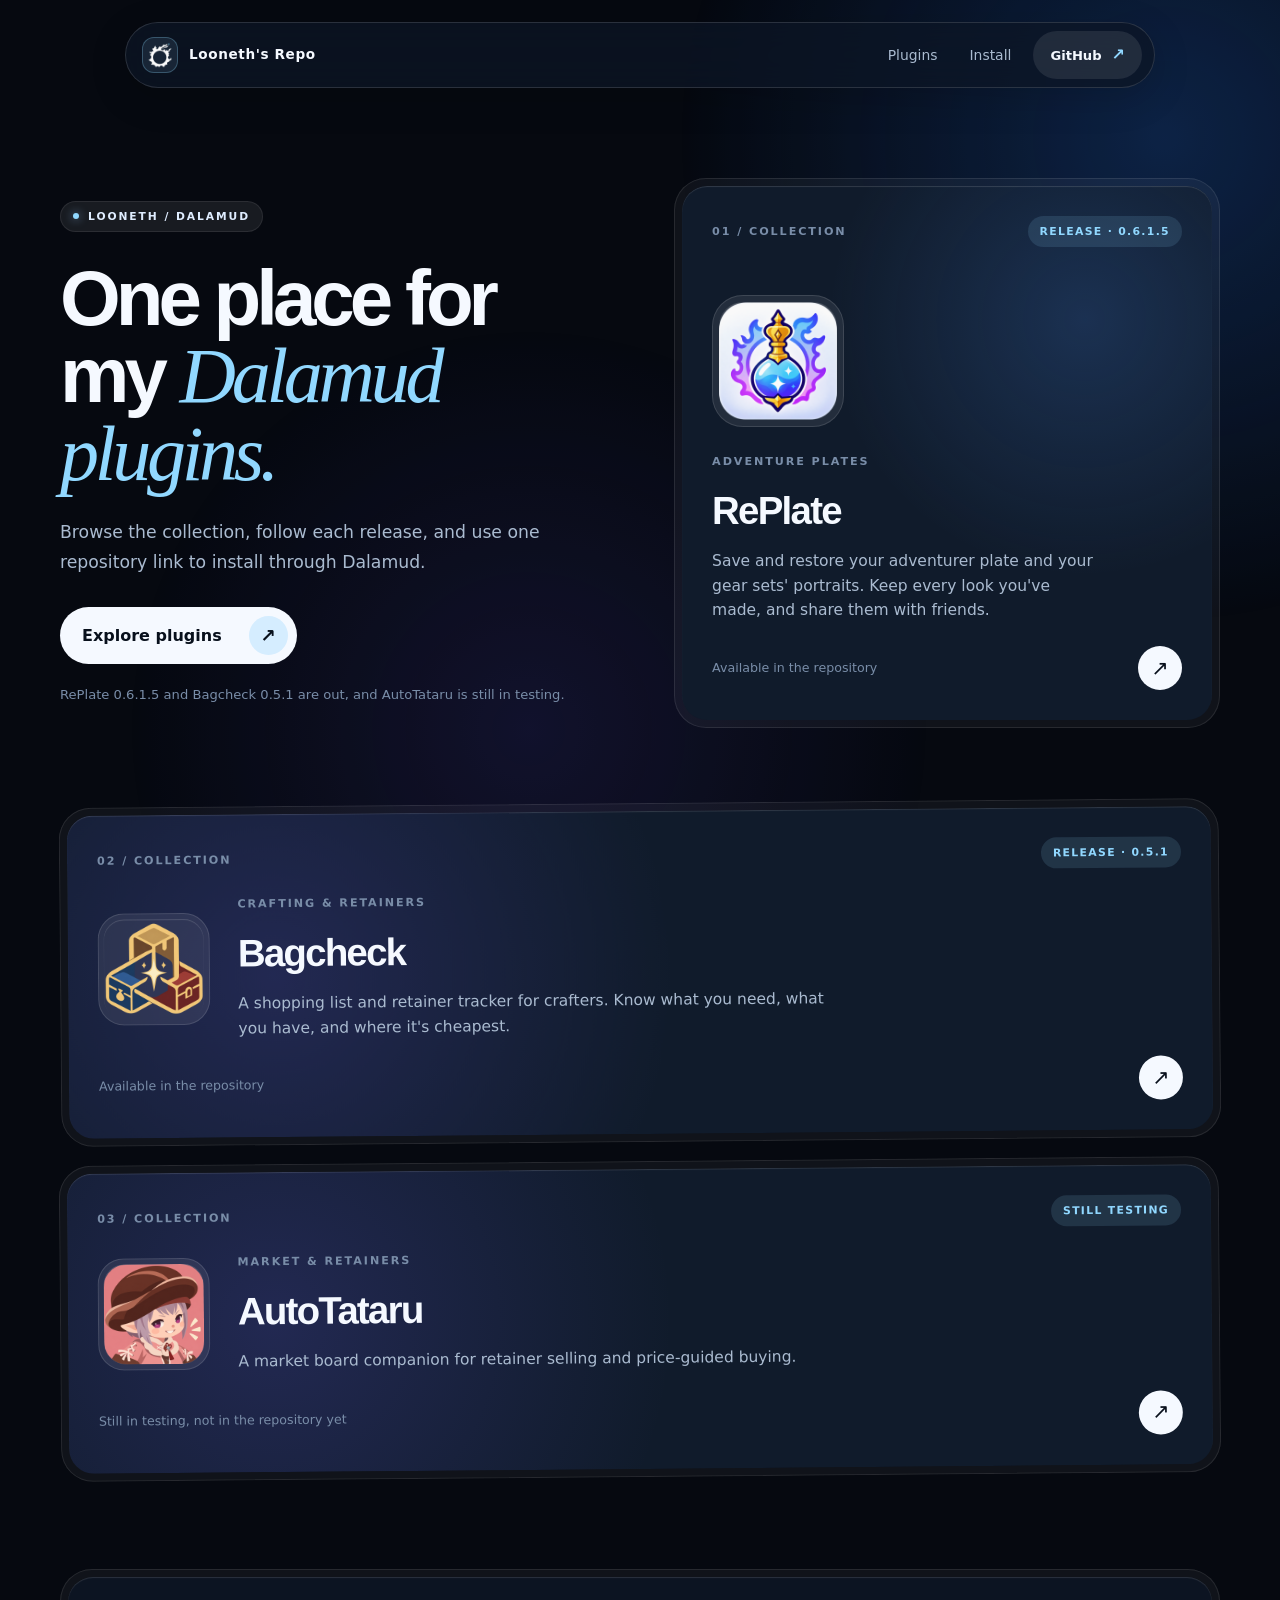
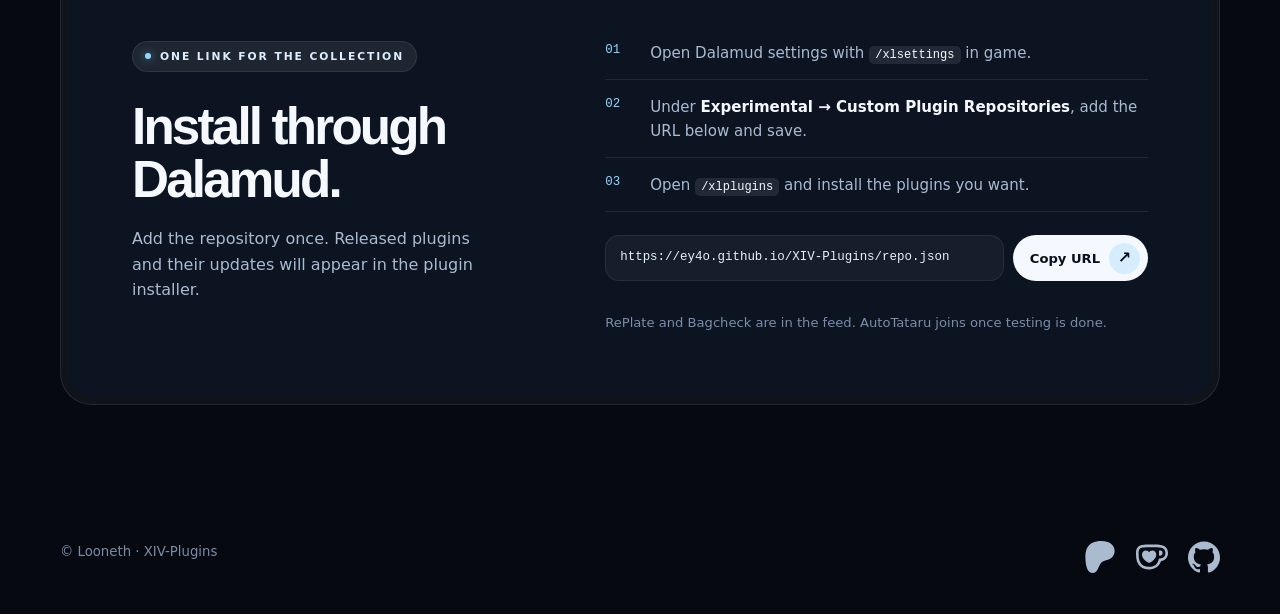
<file: docs/index.html>
<!doctype html>
<html lang="en">
<head>
  <meta charset="utf-8">
  <meta name="viewport" content="width=device-width, initial-scale=1">
  <meta name="theme-color" content="#060910">
  <meta name="description" content="Looneth's Dalamud plugin collection, release information, and repository installation link.">
  <title>XIV-Plugins · Looneth</title>
  <link rel="icon" type="image/png" href="assets/dalamud.png">
  <link rel="stylesheet" href="assets/styles.css">
</head>
<body>
  <div class="ambient" aria-hidden="true"></div>
  <header class="site-nav">
    <div class="nav-inner">
      <a class="brand" href="./" aria-label="Looneth's Repo home"><span class="brand-seal" aria-hidden="true"><img src="assets/dalamud.png" alt="" width="28" height="28"></span><span>Looneth's Repo</span></a>
      <nav aria-label="Primary"><a href="#collection">Plugins</a><a href="#install">Install</a></nav>
      <a class="nav-github" href="https://github.com/EY4O/XIV-Plugins">GitHub <span aria-hidden="true">↗</span></a>
    </div>
  </header>

  <main>
    <section class="hero layout-shell" aria-labelledby="page-title">
      <div class="hero-copy" data-reveal>
        <p class="eyebrow"><span class="eyebrow-point" aria-hidden="true"></span> Looneth / Dalamud</p>
        <h1 id="page-title">One place for my <em>Dalamud plugins.</em></h1>
        <p class="hero-intro">Browse the collection, follow each release, and use one repository link to install through Dalamud.</p>
        <a class="cta" href="#collection"><span>Explore plugins</span><span class="cta-icon" aria-hidden="true">↗</span></a>
        <p class="hero-note">RePlate 0.6.1.5 and Bagcheck 0.5.1 are out, and AutoTataru is still in testing.</p>
      </div>

      <div class="feature-shell" id="collection" data-reveal>
        <article class="feature-card" aria-labelledby="featured-plugin">
          <div class="feature-top"><span class="overline">01 / Collection</span><span class="status">Release · 0.6.1.5</span></div>
          <div class="feature-icon-shell"><div class="feature-icon-core"><img src="assets/replate-icon.png" alt="RePlate icon" width="116" height="116"></div></div>
          <div class="feature-content">
            <p class="overline">Adventure Plates</p>
            <h2 id="featured-plugin">RePlate</h2>
            <p>Save and restore your adventurer plate and your gear sets' portraits. Keep every look you've made, and share them with friends.</p>
          </div>
          <div class="feature-bottom"><span>Available in the repository</span><a class="round-link" href="plugins/replate/" aria-label="View RePlate details"><span aria-hidden="true">↗</span></a></div>
        </article>
      </div>
    </section>

    <section class="collection-addition layout-shell" aria-labelledby="bagcheck-plugin" data-reveal>
      <div class="feature-shell">
        <article class="feature-card feature-card-addition">
          <div class="feature-top"><span class="overline">02 / Collection</span><span class="status">Release · 0.5.1</span></div>
          <div class="feature-card-addition-main">
            <div class="feature-icon-shell"><div class="feature-icon-core"><img src="assets/bagcheck-icon.png" alt="Bagcheck icon" width="116" height="116"></div></div>
            <div class="feature-content">
              <p class="overline">Crafting &amp; retainers</p>
              <h2 id="bagcheck-plugin">Bagcheck</h2>
              <p>A shopping list and retainer tracker for crafters. Know what you need, what you have, and where it's cheapest.</p>
            </div>
          </div>
          <div class="feature-bottom"><span>Available in the repository</span><a class="round-link" href="plugins/bagcheck/" aria-label="View Bagcheck details"><span aria-hidden="true">↗</span></a></div>
        </article>
      </div>
    </section>
    <section class="collection-addition layout-shell" aria-labelledby="autotataru-plugin" data-reveal>
      <div class="feature-shell">
        <article class="feature-card feature-card-addition">
          <div class="feature-top"><span class="overline">03 / Collection</span><span class="status">Still testing</span></div>
          <div class="feature-card-addition-main">
            <div class="feature-icon-shell"><div class="feature-icon-core"><img src="assets/autotataru-icon.png" alt="AutoTataru icon" width="116" height="116"></div></div>
            <div class="feature-content">
              <p class="overline">Market &amp; retainers</p>
              <h2 id="autotataru-plugin">AutoTataru</h2>
              <p>A market board companion for retainer selling and price-guided buying.</p>
            </div>
          </div>
          <div class="feature-bottom"><span>Still in testing, not in the repository yet</span><a class="round-link" href="plugins/autotataru/" aria-label="View AutoTataru details"><span aria-hidden="true">↗</span></a></div>
        </article>
      </div>
    </section>

    <section class="install-section layout-shell" id="install" aria-labelledby="install-title" data-reveal>
      <div class="install-shell">
        <div class="install-core">
          <div class="install-heading">
            <p class="eyebrow"><span class="eyebrow-point" aria-hidden="true"></span> One link for the collection</p>
            <h2 id="install-title">Install through Dalamud.</h2>
            <p>Add the repository once. Released plugins and their updates will appear in the plugin installer.</p>
          </div>
          <div class="install-details">
            <ol class="steps">
              <li><span>01</span><p>Open Dalamud settings with <kbd>/xlsettings</kbd> in game.</p></li>
              <li><span>02</span><p>Under <strong>Experimental → Custom Plugin Repositories</strong>, add the URL below and save.</p></li>
              <li><span>03</span><p>Open <kbd>/xlplugins</kbd> and install the plugins you want.</p></li>
            </ol>
            <div class="feed-row"><code id="feed-url">https://ey4o.github.io/XIV-Plugins/repo.json</code><button class="copy-button" id="copy-feed" type="button">Copy URL <span class="copy-symbol" aria-hidden="true">↗</span></button></div>
            <p class="copy-feedback" id="copy-feedback" role="status" aria-live="polite"></p>
            <p class="feed-note">RePlate and Bagcheck are in the feed. AutoTataru joins once testing is done.</p>
          </div>
        </div>
      </div>
    </section>
  </main>

  <footer class="site-footer layout-shell">
    <span>© Looneth · XIV-Plugins</span>
    <div class="footer-social" aria-label="Community links">
      <a class="social-link" href="https://www.patreon.com/Looneth" aria-label="Support Looneth on Patreon" title="Patreon"><span class="social-icon social-patreon" aria-hidden="true"></span></a>
      <a class="social-link" href="https://ko-fi.com/looneth" aria-label="Support Looneth on Ko-fi" title="Ko-fi"><span class="social-icon social-kofi" aria-hidden="true"></span></a>
      <a class="social-link" href="https://github.com/EY4O/XIV-Plugins" aria-label="XIV-Plugins on GitHub" title="GitHub"><span class="social-icon social-github" aria-hidden="true"></span></a>
    </div>
  </footer>
  <script>
    document.getElementById('copy-feed').addEventListener('click', async () => {
      const feedback = document.getElementById('copy-feedback');
      try {
        await navigator.clipboard.writeText(document.getElementById('feed-url').textContent.trim());
        feedback.textContent = 'Repository URL copied.';
      } catch {
        feedback.textContent = 'Copy the URL shown above.';
      }
    });
    if ('IntersectionObserver' in window && !matchMedia('(prefers-reduced-motion: reduce)').matches) {
      const blocks = document.querySelectorAll('[data-reveal]');
      document.documentElement.classList.add('motion');
      blocks.forEach(block => block.classList.add('awaiting-reveal'));
      const observer = new IntersectionObserver(entries => {
        entries.forEach(entry => {
          if (!entry.isIntersecting) return;
          entry.target.classList.remove('awaiting-reveal');
          entry.target.classList.add('revealed');
          observer.unobserve(entry.target);
        });
      }, { threshold: 0.08 });
      blocks.forEach(block => observer.observe(block));
    }
  </script>
</body>
</html>
</file>
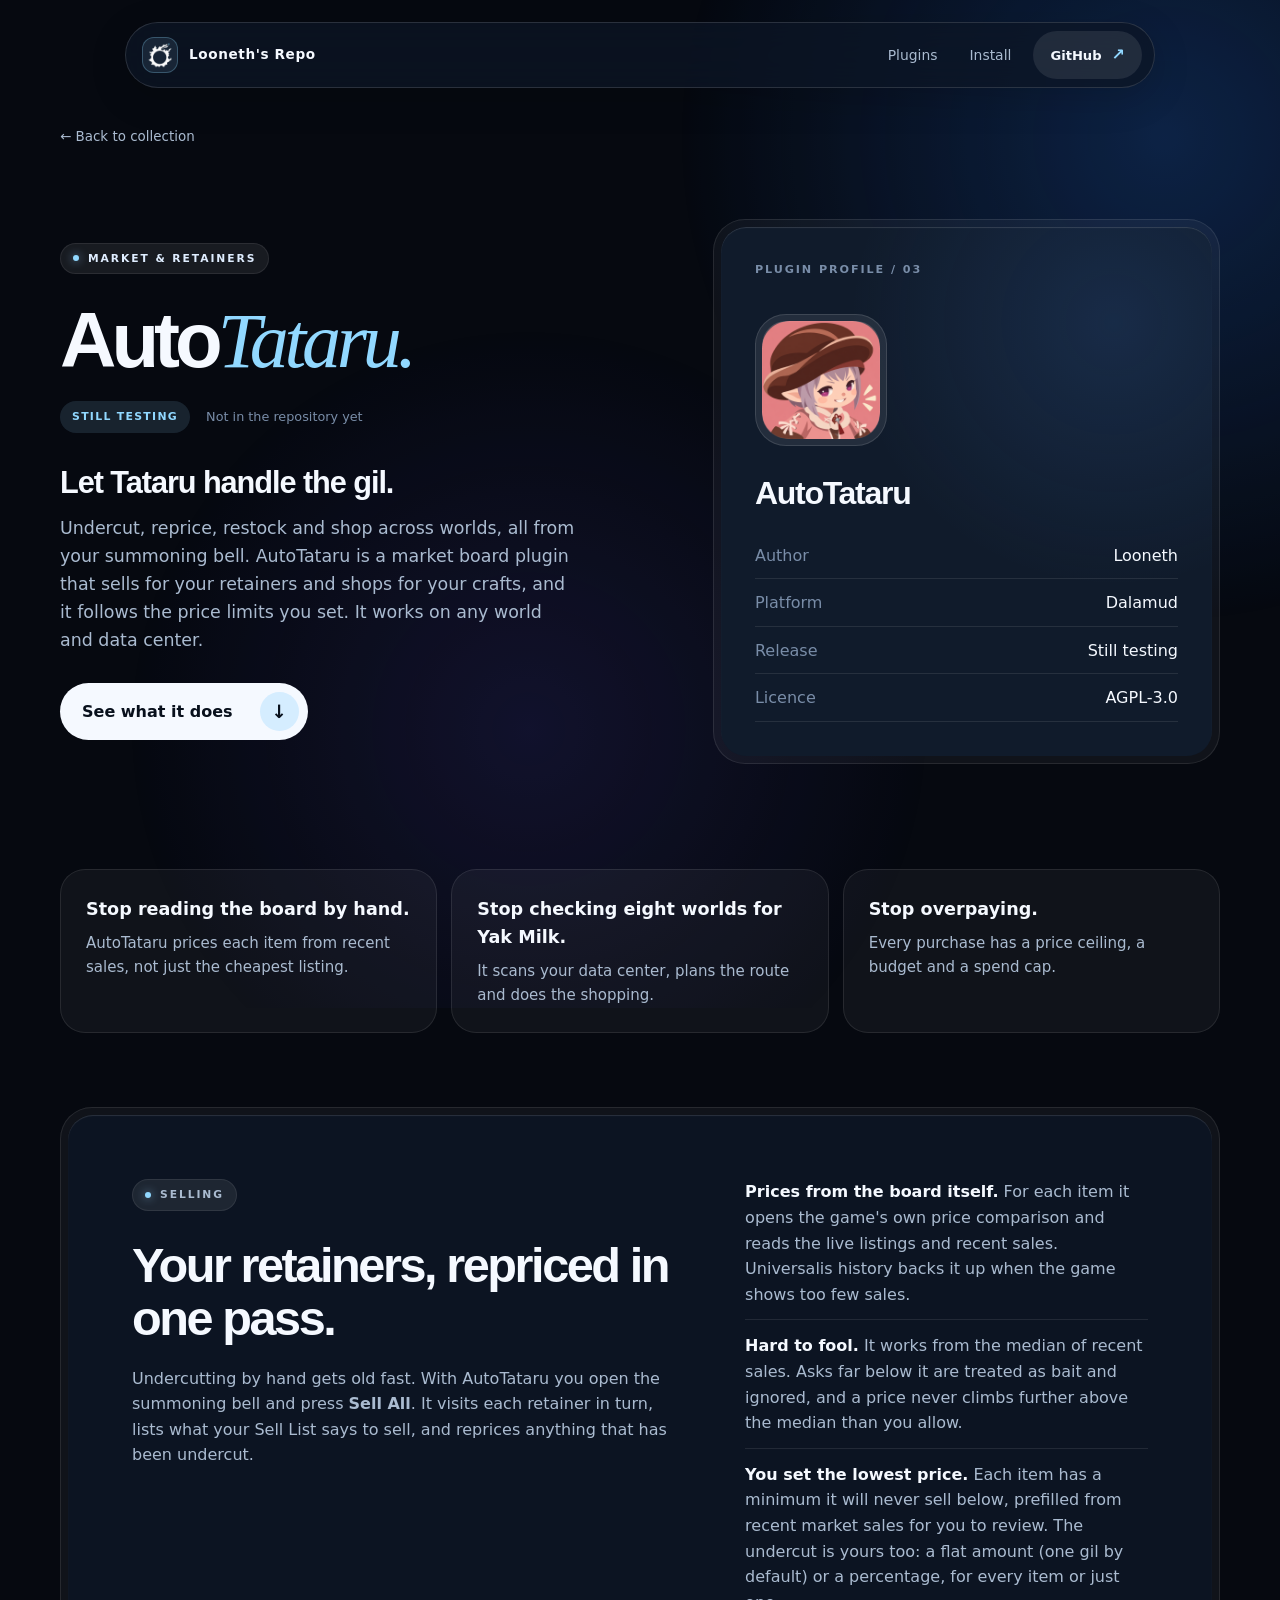
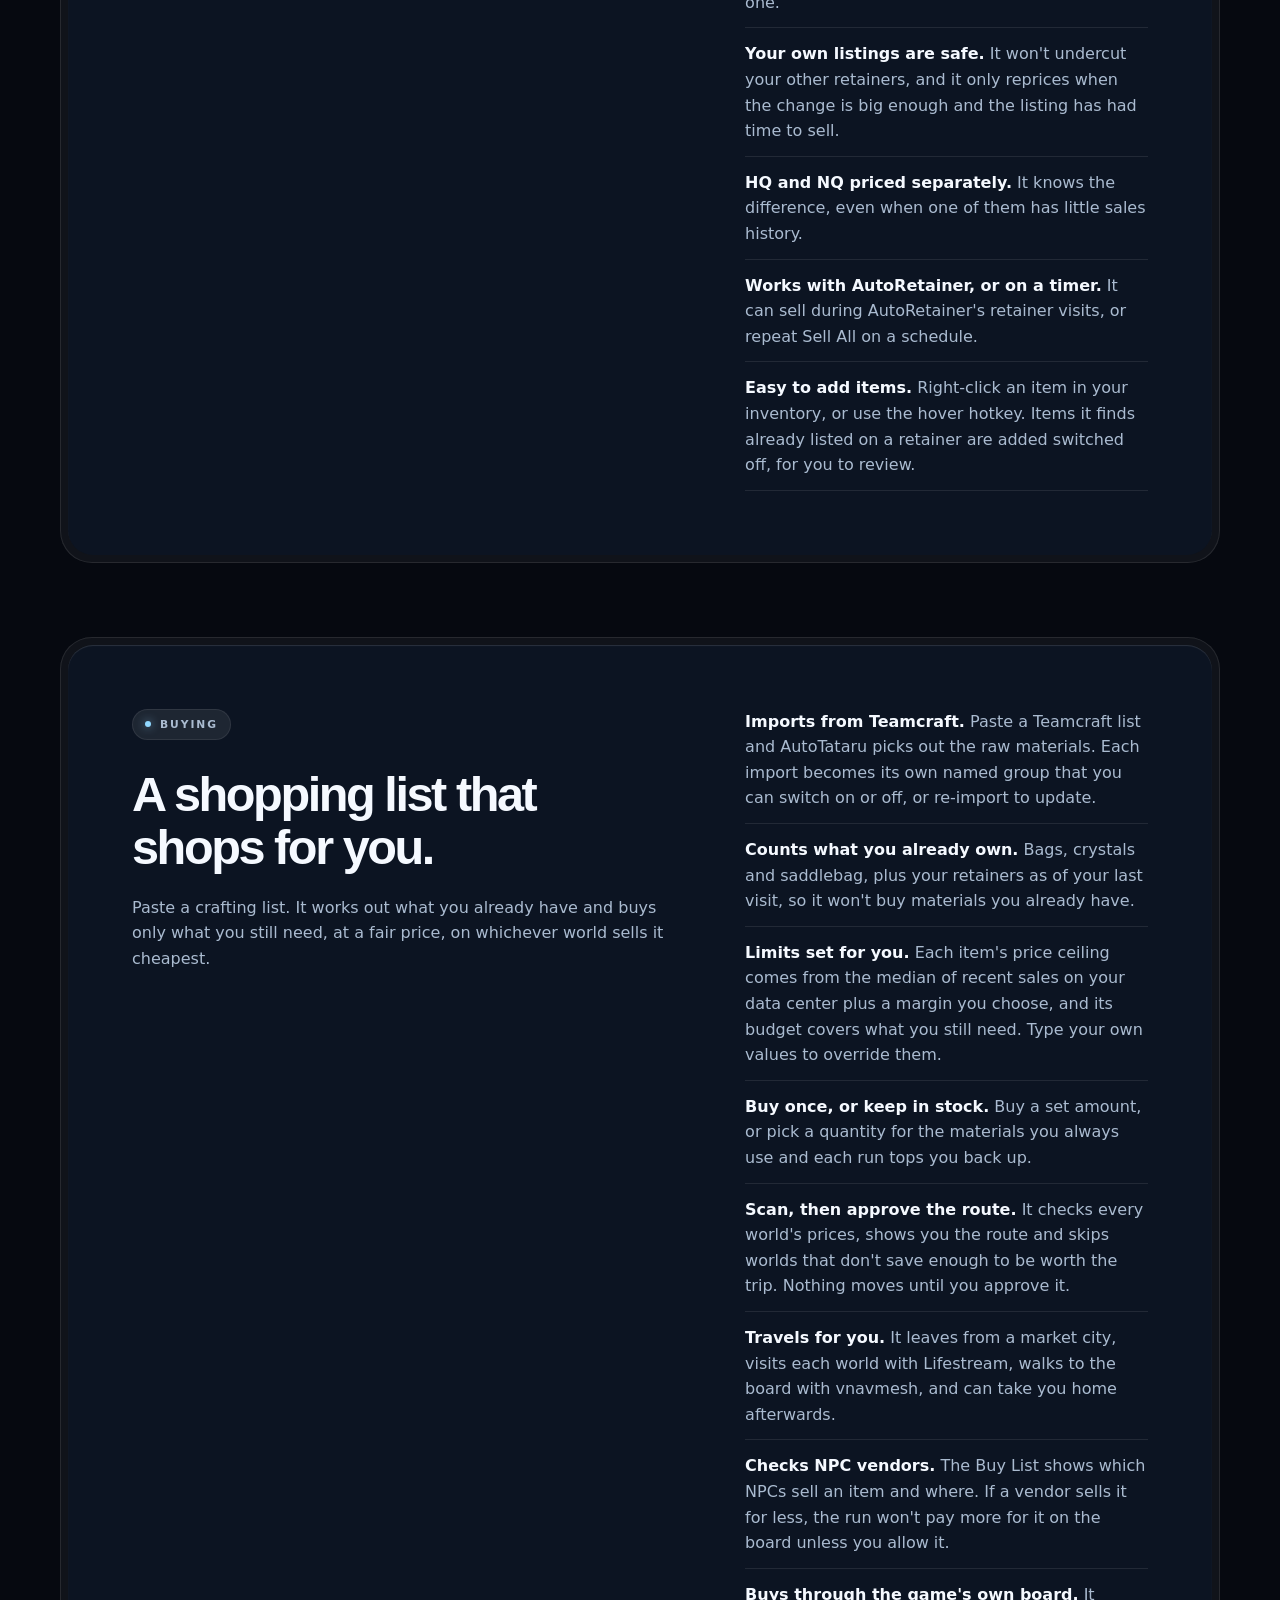
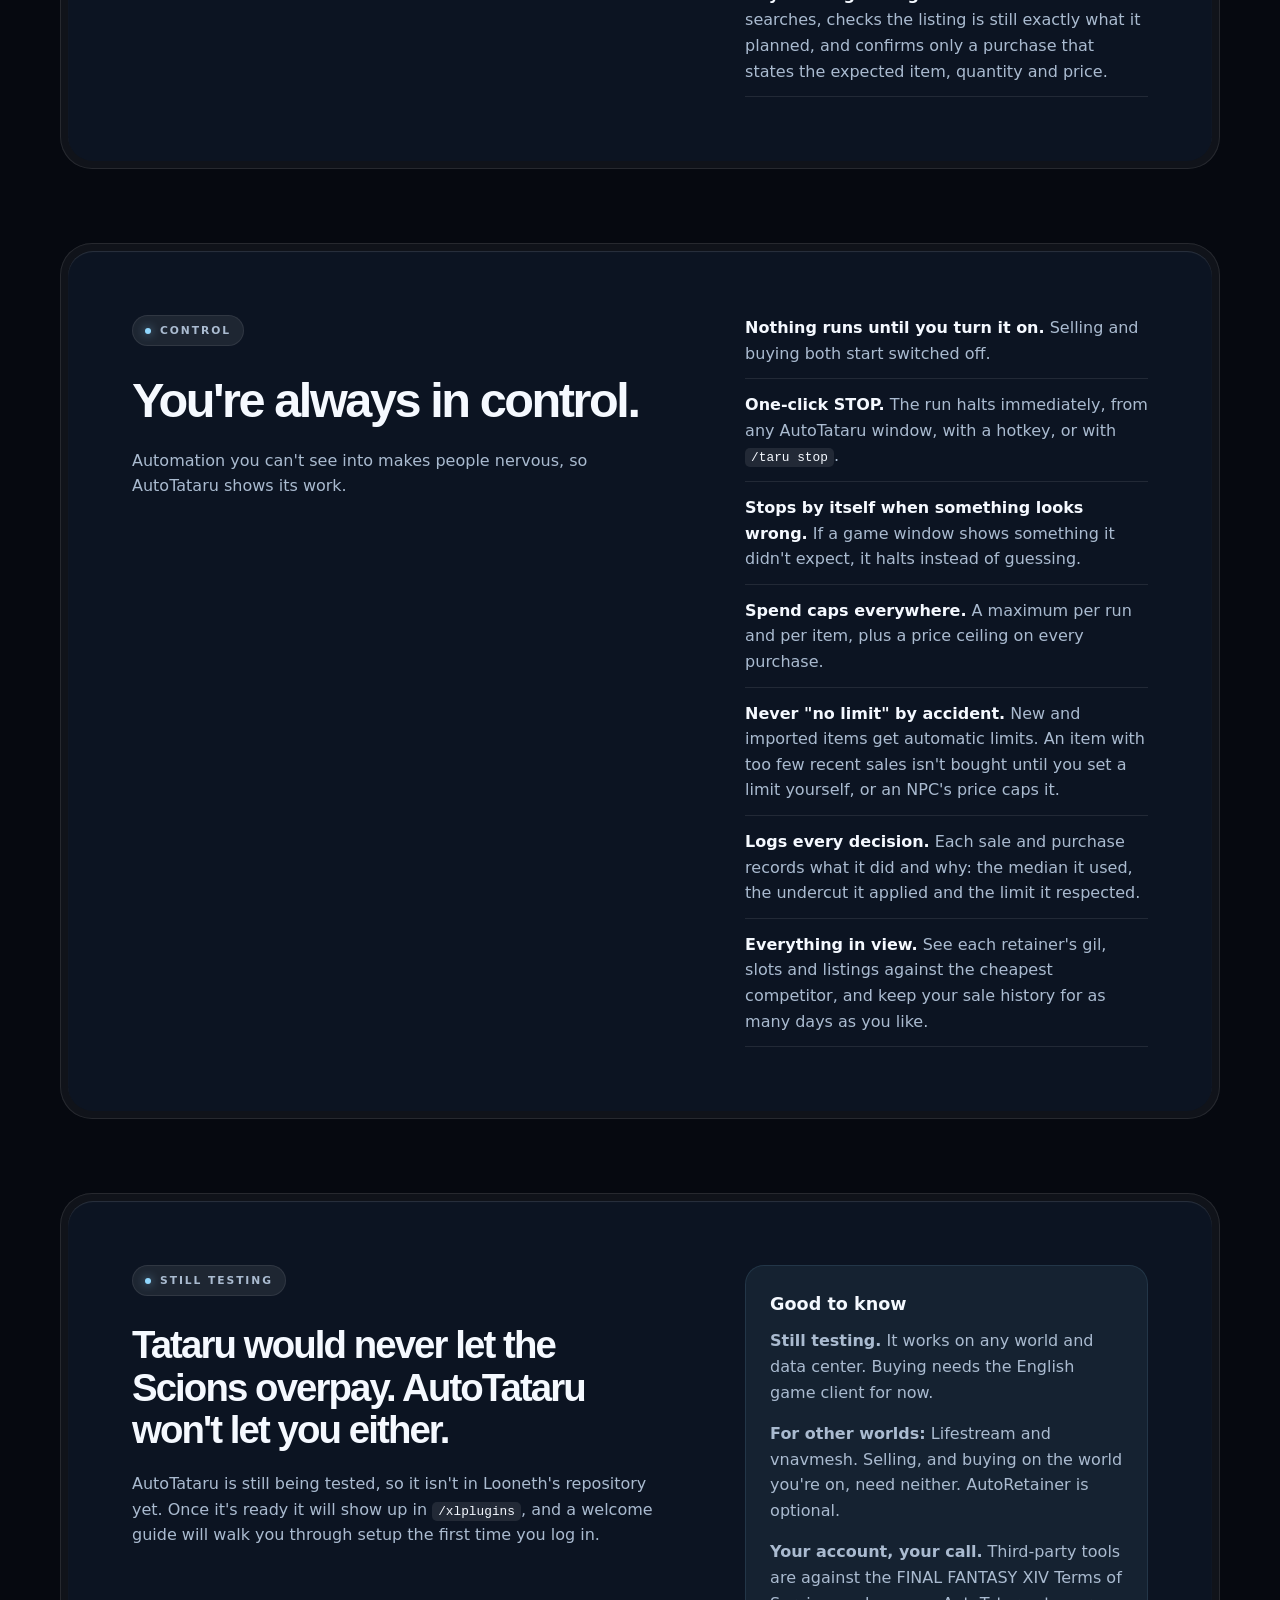
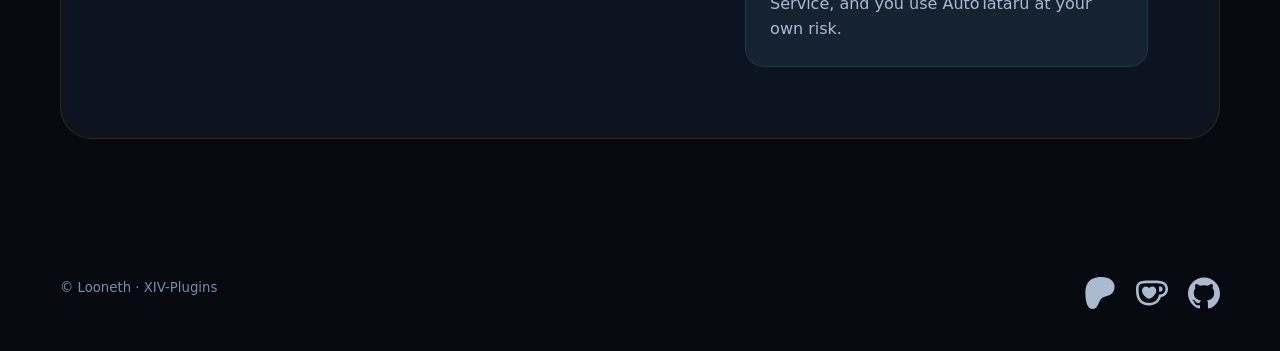
<file: docs/plugins/autotataru/index.html>
<!doctype html>
<html lang="en">
<head>
  <meta charset="utf-8">
  <meta name="viewport" content="width=device-width, initial-scale=1">
  <meta name="theme-color" content="#060910">
  <meta name="description" content="AutoTataru is a Dalamud plugin that reprices your retainers from recent sales, imports Teamcraft lists and shops across your data center within the limits you set. It's still in testing and not in the repository yet.">
  <title>AutoTataru · XIV-Plugins</title>
  <link rel="icon" type="image/png" href="../../assets/dalamud.png">
  <link rel="stylesheet" href="../../assets/styles.css">
</head>
<body>
  <div class="ambient" aria-hidden="true"></div>
  <header class="site-nav">
    <div class="nav-inner">
      <a class="brand" href="../../" aria-label="Looneth's Repo home"><span class="brand-seal" aria-hidden="true"><img src="../../assets/dalamud.png" alt="" width="28" height="28"></span><span>Looneth's Repo</span></a>
      <nav aria-label="Primary"><a href="../../#collection">Plugins</a><a href="../../#install">Install</a></nav>
      <a class="nav-github" href="https://github.com/EY4O/XIV-Plugins">GitHub <span aria-hidden="true">↗</span></a>
    </div>
  </header>

  <main class="layout-shell">
    <a class="back-link" href="../../">← Back to collection</a>
    <section class="detail-hero" aria-labelledby="plugin-name">
      <div class="detail-copy" data-reveal>
        <p class="eyebrow"><span class="eyebrow-point" aria-hidden="true"></span> Market &amp; retainers</p>
        <h1 id="plugin-name">Auto<em>Tataru.</em></h1>
        <div class="detail-status"><span class="status">Still testing</span><span>Not in the repository yet</span></div>
        <p class="detail-tagline">Let Tataru handle the gil.</p>
        <p class="detail-summary">Undercut, reprice, restock and shop across worlds, all from your summoning bell. AutoTataru is a market board plugin that sells for your retainers and shops for your crafts, and it follows the price limits you set. It works on any world and data center.</p>
        <a class="cta" href="#features"><span>See what it does</span><span class="cta-icon" aria-hidden="true">↓</span></a>
      </div>
      <div class="detail-shell" data-reveal>
        <div class="detail-card">
          <p class="overline">Plugin profile / 03</p>
          <div class="feature-icon-shell"><div class="feature-icon-core"><img src="../../assets/autotataru-icon.png" alt="AutoTataru icon" width="116" height="116"></div></div>
          <h2>AutoTataru</h2>
          <dl id="plugin-profile">
            <div><dt>Author</dt><dd>Looneth</dd></div>
            <div><dt>Platform</dt><dd>Dalamud</dd></div>
            <div><dt>Release</dt><dd>Still testing</dd></div>
            <div><dt>Licence</dt><dd>AGPL-3.0</dd></div>
          </dl>
        </div>
      </div>
    </section>

    <section class="hook-strip" id="features" aria-label="Highlights" data-reveal>
      <div class="hook-card">
        <h3>Stop reading the board by hand.</h3>
        <p>AutoTataru prices each item from recent sales, not just the cheapest listing.</p>
      </div>
      <div class="hook-card">
        <h3>Stop checking eight worlds for Yak Milk.</h3>
        <p>It scans your data center, plans the route and does the shopping.</p>
      </div>
      <div class="hook-card">
        <h3>Stop overpaying.</h3>
        <p>Every purchase has a price ceiling, a budget and a spend cap.</p>
      </div>
    </section>

    <section class="pitch-section" aria-labelledby="selling-title" data-reveal>
      <div class="content-shell">
        <div class="content-core">
          <div>
            <p class="eyebrow"><span class="eyebrow-point" aria-hidden="true"></span> Selling</p>
            <h2 id="selling-title">Your retainers, repriced in one pass.</h2>
            <p>Undercutting by hand gets old fast. With AutoTataru you open the summoning bell and press <strong>Sell All</strong>. It visits each retainer in turn, lists what your Sell List says to sell, and reprices anything that has been undercut.</p>
          </div>
          <ul class="pitch-list">
            <li><strong>Prices from the board itself.</strong> For each item it opens the game's own price comparison and reads the live listings and recent sales. Universalis history backs it up when the game shows too few sales.</li>
            <li><strong>Hard to fool.</strong> It works from the median of recent sales. Asks far below it are treated as bait and ignored, and a price never climbs further above the median than you allow.</li>
            <li><strong>You set the lowest price.</strong> Each item has a minimum it will never sell below, prefilled from recent market sales for you to review. The undercut is yours too: a flat amount (one gil by default) or a percentage, for every item or just one.</li>
            <li><strong>Your own listings are safe.</strong> It won't undercut your other retainers, and it only reprices when the change is big enough and the listing has had time to sell.</li>
            <li><strong>HQ and NQ priced separately.</strong> It knows the difference, even when one of them has little sales history.</li>
            <li><strong>Works with AutoRetainer, or on a timer.</strong> It can sell during AutoRetainer's retainer visits, or repeat Sell All on a schedule.</li>
            <li><strong>Easy to add items.</strong> Right-click an item in your inventory, or use the hover hotkey. Items it finds already listed on a retainer are added switched off, for you to review.</li>
          </ul>
        </div>
      </div>
    </section>

    <section class="pitch-section" aria-labelledby="buying-title" data-reveal>
      <div class="content-shell">
        <div class="content-core">
          <div>
            <p class="eyebrow"><span class="eyebrow-point" aria-hidden="true"></span> Buying</p>
            <h2 id="buying-title">A shopping list that shops for you.</h2>
            <p>Paste a crafting list. It works out what you already have and buys only what you still need, at a fair price, on whichever world sells it cheapest.</p>
          </div>
          <ul class="pitch-list">
            <li><strong>Imports from Teamcraft.</strong> Paste a Teamcraft list and AutoTataru picks out the raw materials. Each import becomes its own named group that you can switch on or off, or re-import to update.</li>
            <li><strong>Counts what you already own.</strong> Bags, crystals and saddlebag, plus your retainers as of your last visit, so it won't buy materials you already have.</li>
            <li><strong>Limits set for you.</strong> Each item's price ceiling comes from the median of recent sales on your data center plus a margin you choose, and its budget covers what you still need. Type your own values to override them.</li>
            <li><strong>Buy once, or keep in stock.</strong> Buy a set amount, or pick a quantity for the materials you always use and each run tops you back up.</li>
            <li><strong>Scan, then approve the route.</strong> It checks every world's prices, shows you the route and skips worlds that don't save enough to be worth the trip. Nothing moves until you approve it.</li>
            <li><strong>Travels for you.</strong> It leaves from a market city, visits each world with Lifestream, walks to the board with vnavmesh, and can take you home afterwards.</li>
            <li><strong>Checks NPC vendors.</strong> The Buy List shows which NPCs sell an item and where. If a vendor sells it for less, the run won't pay more for it on the board unless you allow it.</li>
            <li><strong>Buys through the game's own board.</strong> It searches, checks the listing is still exactly what it planned, and confirms only a purchase that states the expected item, quantity and price.</li>
          </ul>
        </div>
      </div>
    </section>

    <section class="pitch-section" aria-labelledby="control-title" data-reveal>
      <div class="content-shell">
        <div class="content-core">
          <div>
            <p class="eyebrow"><span class="eyebrow-point" aria-hidden="true"></span> Control</p>
            <h2 id="control-title">You're always in control.</h2>
            <p>Automation you can't see into makes people nervous, so AutoTataru shows its work.</p>
          </div>
          <ul class="pitch-list">
            <li><strong>Nothing runs until you turn it on.</strong> Selling and buying both start switched off.</li>
            <li><strong>One-click STOP.</strong> The run halts immediately, from any AutoTataru window, with a hotkey, or with <kbd>/taru stop</kbd>.</li>
            <li><strong>Stops by itself when something looks wrong.</strong> If a game window shows something it didn't expect, it halts instead of guessing.</li>
            <li><strong>Spend caps everywhere.</strong> A maximum per run and per item, plus a price ceiling on every purchase.</li>
            <li><strong>Never "no limit" by accident.</strong> New and imported items get automatic limits. An item with too few recent sales isn't bought until you set a limit yourself, or an NPC's price caps it.</li>
            <li><strong>Logs every decision.</strong> Each sale and purchase records what it did and why: the median it used, the undercut it applied and the limit it respected.</li>
            <li><strong>Everything in view.</strong> See each retainer's gil, slots and listings against the cheapest competitor, and keep your sale history for as many days as you like.</li>
          </ul>
        </div>
      </div>
    </section>

    <section class="detail-content" aria-labelledby="release-title" data-reveal>
      <div class="content-shell">
        <div class="content-core">
          <div>
            <p class="eyebrow"><span class="eyebrow-point" aria-hidden="true"></span> Still testing</p>
            <h2 id="release-title" class="closing-title">Tataru would never let the Scions overpay. AutoTataru won't let you either.</h2>
            <p>AutoTataru is still being tested, so it isn't in Looneth's repository yet. Once it's ready it will show up in <kbd>/xlplugins</kbd>, and a welcome guide will walk you through setup the first time you log in.</p>
          </div>
          <aside class="release-note">
            <h3>Good to know</h3>
            <p><strong>Still testing.</strong> It works on any world and data center. Buying needs the English game client for now.</p>
            <p><strong>For other worlds:</strong> Lifestream and vnavmesh. Selling, and buying on the world you're on, need neither. AutoRetainer is optional.</p>
            <p><strong>Your account, your call.</strong> Third-party tools are against the FINAL FANTASY XIV Terms of Service, and you use AutoTataru at your own risk.</p>
          </aside>
        </div>
      </div>
    </section>
  </main>

  <footer class="site-footer layout-shell">
    <span>© Looneth · XIV-Plugins</span>
    <div class="footer-social" aria-label="Community links">
      <a class="social-link" href="https://www.patreon.com/Looneth" aria-label="Support Looneth on Patreon" title="Patreon"><span class="social-icon social-patreon" aria-hidden="true"></span></a>
      <a class="social-link" href="https://ko-fi.com/looneth" aria-label="Support Looneth on Ko-fi" title="Ko-fi"><span class="social-icon social-kofi" aria-hidden="true"></span></a>
      <a class="social-link" href="https://github.com/EY4O/XIV-Plugins" aria-label="XIV-Plugins on GitHub" title="GitHub"><span class="social-icon social-github" aria-hidden="true"></span></a>
    </div>
  </footer>
  <script>
    // Downloads of the release zip, as counted by GitHub. Updates download it again, so this counts downloads, not
    // players. The row appears only once a release exists, and stays away if GitHub does not answer.
    async function showDownloads(repo) {
      try {
        const response = await fetch(`https://api.github.com/repos/${repo}/releases?per_page=100`);
        if (!response.ok) return;
        const releases = await response.json();
        if (!Array.isArray(releases) || releases.length === 0) return;
        const total = releases.flatMap(release => release.assets || [])
          .reduce((sum, asset) => sum + (asset.download_count || 0), 0);
        const row = document.createElement('div');
        row.title = 'Downloads of the plugin from GitHub, including updates';
        const term = document.createElement('dt');
        term.textContent = 'Downloads';
        const value = document.createElement('dd');
        value.textContent = total.toLocaleString('en-US');
        row.append(term, value);
        document.getElementById('plugin-profile').append(row);
      } catch { /* No count is better than a wrong one. */ }
    }
    if ('IntersectionObserver' in window && !matchMedia('(prefers-reduced-motion: reduce)').matches) {
      const blocks = document.querySelectorAll('[data-reveal]');
      document.documentElement.classList.add('motion');
      blocks.forEach(block => block.classList.add('awaiting-reveal'));
      const observer = new IntersectionObserver(entries => {
        entries.forEach(entry => {
          if (!entry.isIntersecting) return;
          entry.target.classList.remove('awaiting-reveal');
          entry.target.classList.add('revealed');
          observer.unobserve(entry.target);
        });
      }, { threshold: 0.08 });
      blocks.forEach(block => observer.observe(block));
    }
  </script>
</body>
</html>
</file>
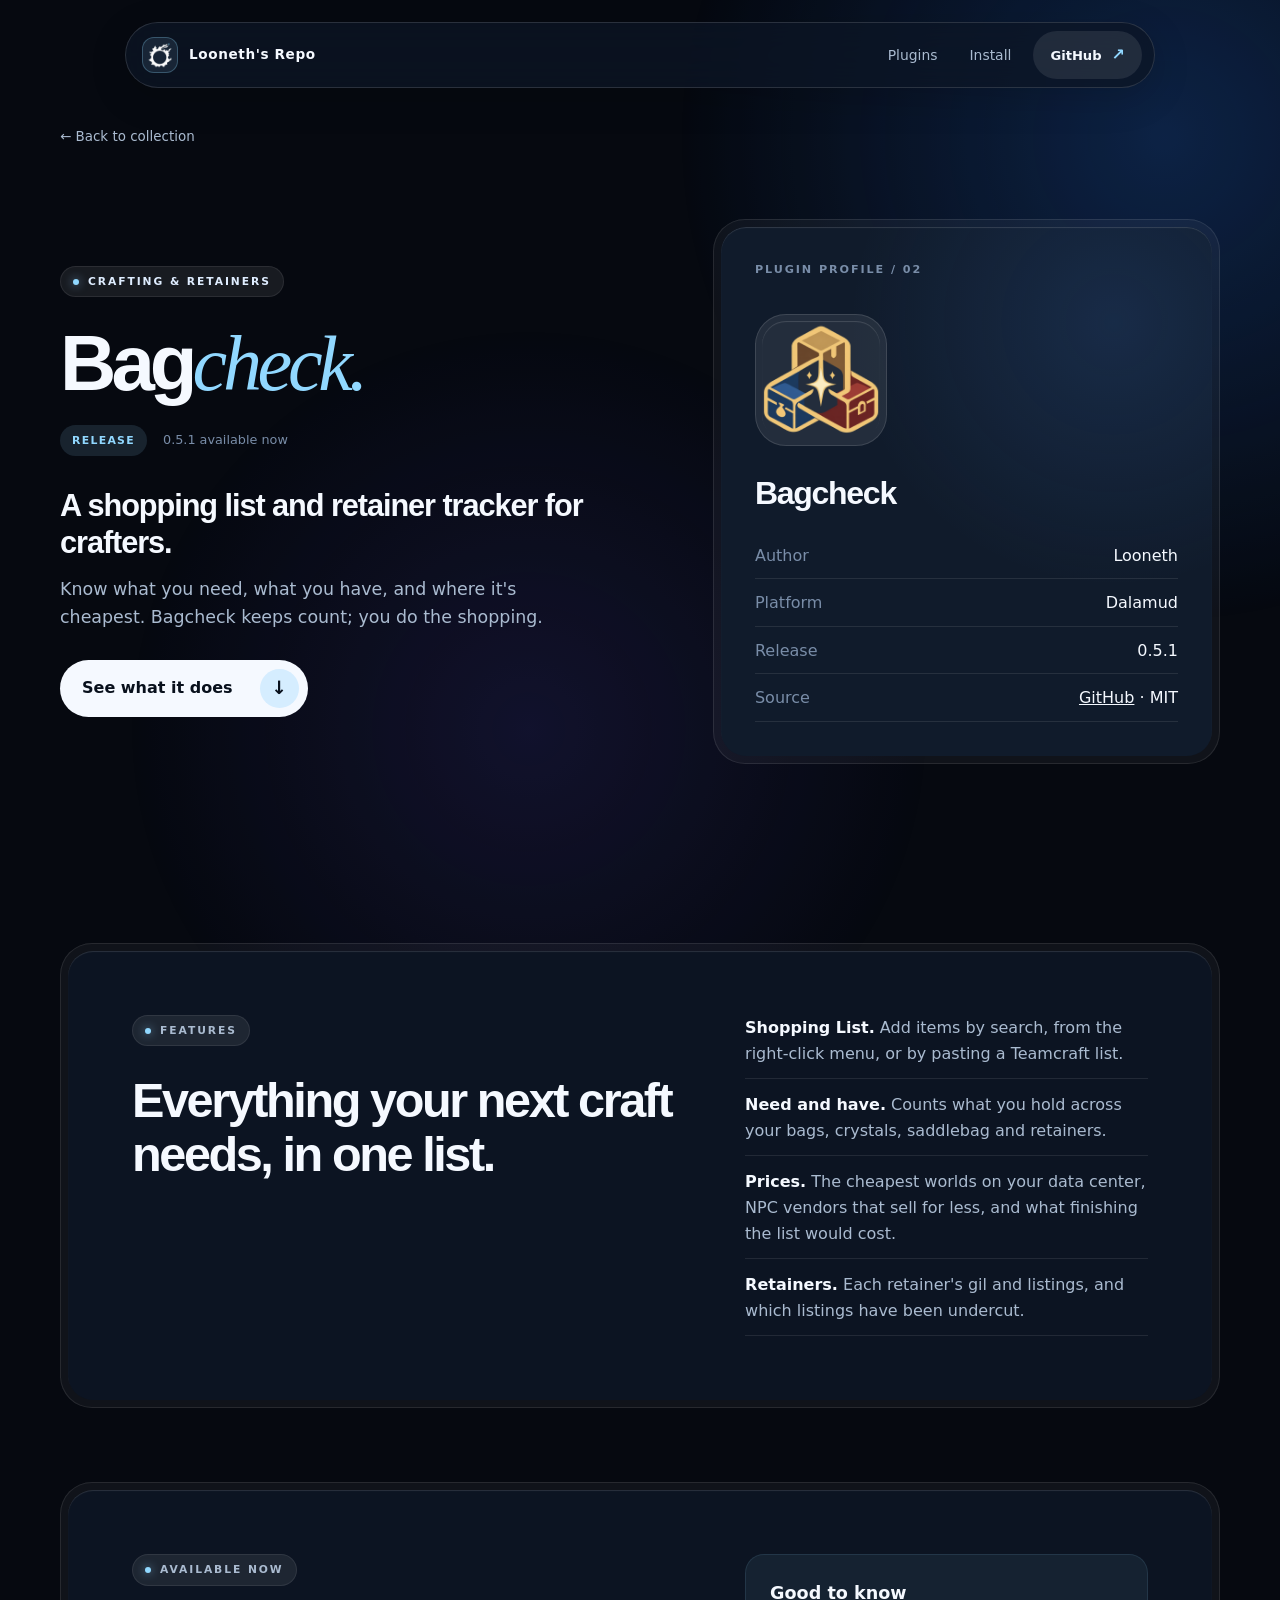
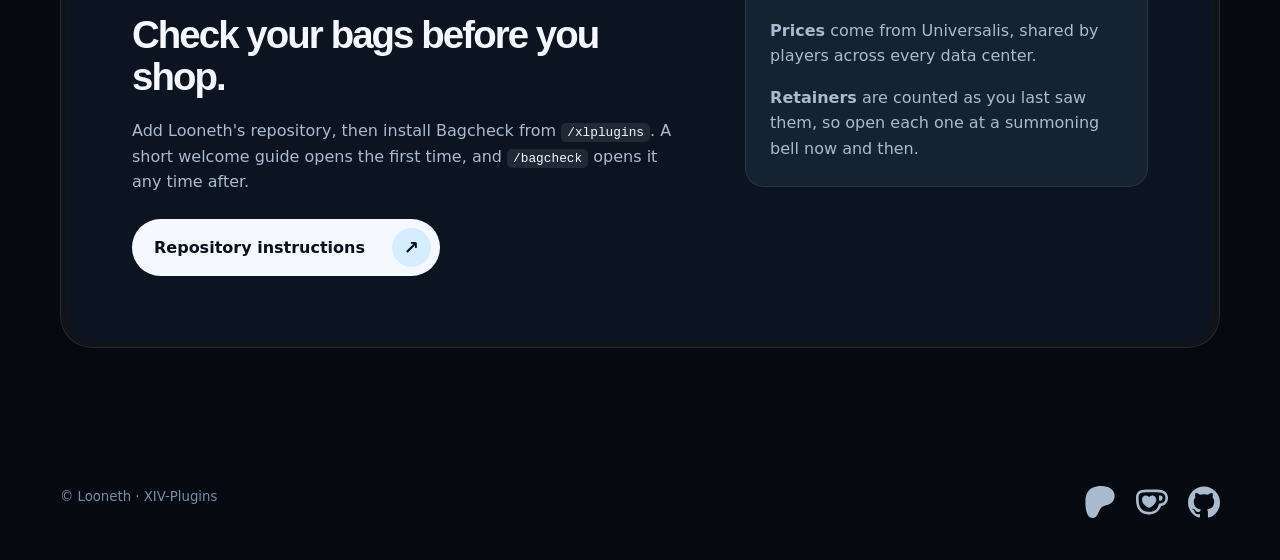
<file: docs/plugins/bagcheck/index.html>
<!doctype html>
<html lang="en">
<head>
  <meta charset="utf-8">
  <meta name="viewport" content="width=device-width, initial-scale=1">
  <meta name="theme-color" content="#060910">
  <meta name="description" content="Bagcheck is a shopping list and retainer tracker for crafters. Know what you need, what you have, and where it's cheapest. Version 0.5.1 is available from Looneth's repository.">
  <title>Bagcheck · XIV-Plugins</title>
  <link rel="icon" type="image/png" href="../../assets/dalamud.png">
  <link rel="stylesheet" href="../../assets/styles.css">
</head>
<body>
  <div class="ambient" aria-hidden="true"></div>
  <header class="site-nav">
    <div class="nav-inner">
      <a class="brand" href="../../" aria-label="Looneth's Repo home"><span class="brand-seal" aria-hidden="true"><img src="../../assets/dalamud.png" alt="" width="28" height="28"></span><span>Looneth's Repo</span></a>
      <nav aria-label="Primary"><a href="../../#collection">Plugins</a><a href="../../#install">Install</a></nav>
      <a class="nav-github" href="https://github.com/EY4O/XIV-Plugins">GitHub <span aria-hidden="true">↗</span></a>
    </div>
  </header>

  <main class="layout-shell">
    <a class="back-link" href="../../">← Back to collection</a>
    <section class="detail-hero" aria-labelledby="plugin-name">
      <div class="detail-copy" data-reveal>
        <p class="eyebrow"><span class="eyebrow-point" aria-hidden="true"></span> Crafting &amp; retainers</p>
        <h1 id="plugin-name">Bag<em>check.</em></h1>
        <div class="detail-status"><span class="status">Release</span><span>0.5.1 available now</span></div>
        <p class="detail-tagline">A shopping list and retainer tracker for crafters.</p>
        <p class="detail-summary">Know what you need, what you have, and where it's cheapest. Bagcheck keeps count; you do the shopping.</p>
        <a class="cta" href="#features"><span>See what it does</span><span class="cta-icon" aria-hidden="true">↓</span></a>
      </div>
      <div class="detail-shell" data-reveal>
        <div class="detail-card">
          <p class="overline">Plugin profile / 02</p>
          <div class="feature-icon-shell"><div class="feature-icon-core"><img src="../../assets/bagcheck-icon.png" alt="Bagcheck icon" width="116" height="116"></div></div>
          <h2>Bagcheck</h2>
          <dl id="plugin-profile">
            <div><dt>Author</dt><dd>Looneth</dd></div>
            <div><dt>Platform</dt><dd>Dalamud</dd></div>
            <div><dt>Release</dt><dd>0.5.1</dd></div>
            <div><dt>Source</dt><dd><a href="https://github.com/EY4O/Bagcheck">GitHub</a> · MIT</dd></div>
          </dl>
        </div>
      </div>
    </section>

    <section class="pitch-section" id="features" aria-labelledby="features-title" data-reveal>
      <div class="content-shell">
        <div class="content-core">
          <div>
            <p class="eyebrow"><span class="eyebrow-point" aria-hidden="true"></span> Features</p>
            <h2 id="features-title">Everything your next craft needs, in one list.</h2>
          </div>
          <ul class="pitch-list">
            <li><strong>Shopping List.</strong> Add items by search, from the right-click menu, or by pasting a Teamcraft list.</li>
            <li><strong>Need and have.</strong> Counts what you hold across your bags, crystals, saddlebag and retainers.</li>
            <li><strong>Prices.</strong> The cheapest worlds on your data center, NPC vendors that sell for less, and what finishing the list would cost.</li>
            <li><strong>Retainers.</strong> Each retainer's gil and listings, and which listings have been undercut.</li>
          </ul>
        </div>
      </div>
    </section>

    <section class="detail-content" aria-labelledby="release-title" data-reveal>
      <div class="content-shell">
        <div class="content-core">
          <div>
            <p class="eyebrow"><span class="eyebrow-point" aria-hidden="true"></span> Available now</p>
            <h2 id="release-title" class="closing-title">Check your bags before you shop.</h2>
            <p>Add Looneth's repository, then install Bagcheck from <kbd>/xlplugins</kbd>. A short welcome guide opens the first time, and <kbd>/bagcheck</kbd> opens it any time after.</p>
            <a class="cta" href="../../#install"><span>Repository instructions</span><span class="cta-icon" aria-hidden="true">↗</span></a>
          </div>
          <aside class="release-note">
            <h3>Good to know</h3>
            <p><strong>Prices</strong> come from Universalis, shared by players across every data center.</p>
            <p><strong>Retainers</strong> are counted as you last saw them, so open each one at a summoning bell now and then.</p>
          </aside>
        </div>
      </div>
    </section>
  </main>

  <footer class="site-footer layout-shell">
    <span>© Looneth · XIV-Plugins</span>
    <div class="footer-social" aria-label="Community links">
      <a class="social-link" href="https://www.patreon.com/Looneth" aria-label="Support Looneth on Patreon" title="Patreon"><span class="social-icon social-patreon" aria-hidden="true"></span></a>
      <a class="social-link" href="https://ko-fi.com/looneth" aria-label="Support Looneth on Ko-fi" title="Ko-fi"><span class="social-icon social-kofi" aria-hidden="true"></span></a>
      <a class="social-link" href="https://github.com/EY4O/XIV-Plugins" aria-label="XIV-Plugins on GitHub" title="GitHub"><span class="social-icon social-github" aria-hidden="true"></span></a>
    </div>
  </footer>
  <script>
    // Downloads of the release zip, as counted by GitHub. Updates download it again, so this counts downloads, not
    // players. The row appears only once a release exists, and stays away if GitHub does not answer.
    async function showDownloads(repo) {
      try {
        const response = await fetch(`https://api.github.com/repos/${repo}/releases?per_page=100`);
        if (!response.ok) return;
        const releases = await response.json();
        if (!Array.isArray(releases) || releases.length === 0) return;
        const total = releases.flatMap(release => release.assets || [])
          .reduce((sum, asset) => sum + (asset.download_count || 0), 0);
        const row = document.createElement('div');
        row.title = 'Downloads of the plugin from GitHub, including updates';
        const term = document.createElement('dt');
        term.textContent = 'Downloads';
        const value = document.createElement('dd');
        value.textContent = total.toLocaleString('en-US');
        row.append(term, value);
        document.getElementById('plugin-profile').append(row);
      } catch { /* No count is better than a wrong one. */ }
    }
    showDownloads('EY4O/Bagcheck');
    if ('IntersectionObserver' in window && !matchMedia('(prefers-reduced-motion: reduce)').matches) {
      const blocks = document.querySelectorAll('[data-reveal]');
      document.documentElement.classList.add('motion');
      blocks.forEach(block => block.classList.add('awaiting-reveal'));
      const observer = new IntersectionObserver(entries => {
        entries.forEach(entry => {
          if (!entry.isIntersecting) return;
          entry.target.classList.remove('awaiting-reveal');
          entry.target.classList.add('revealed');
          observer.unobserve(entry.target);
        });
      }, { threshold: 0.08 });
      blocks.forEach(block => observer.observe(block));
    }
  </script>
</body>
</html>
</file>
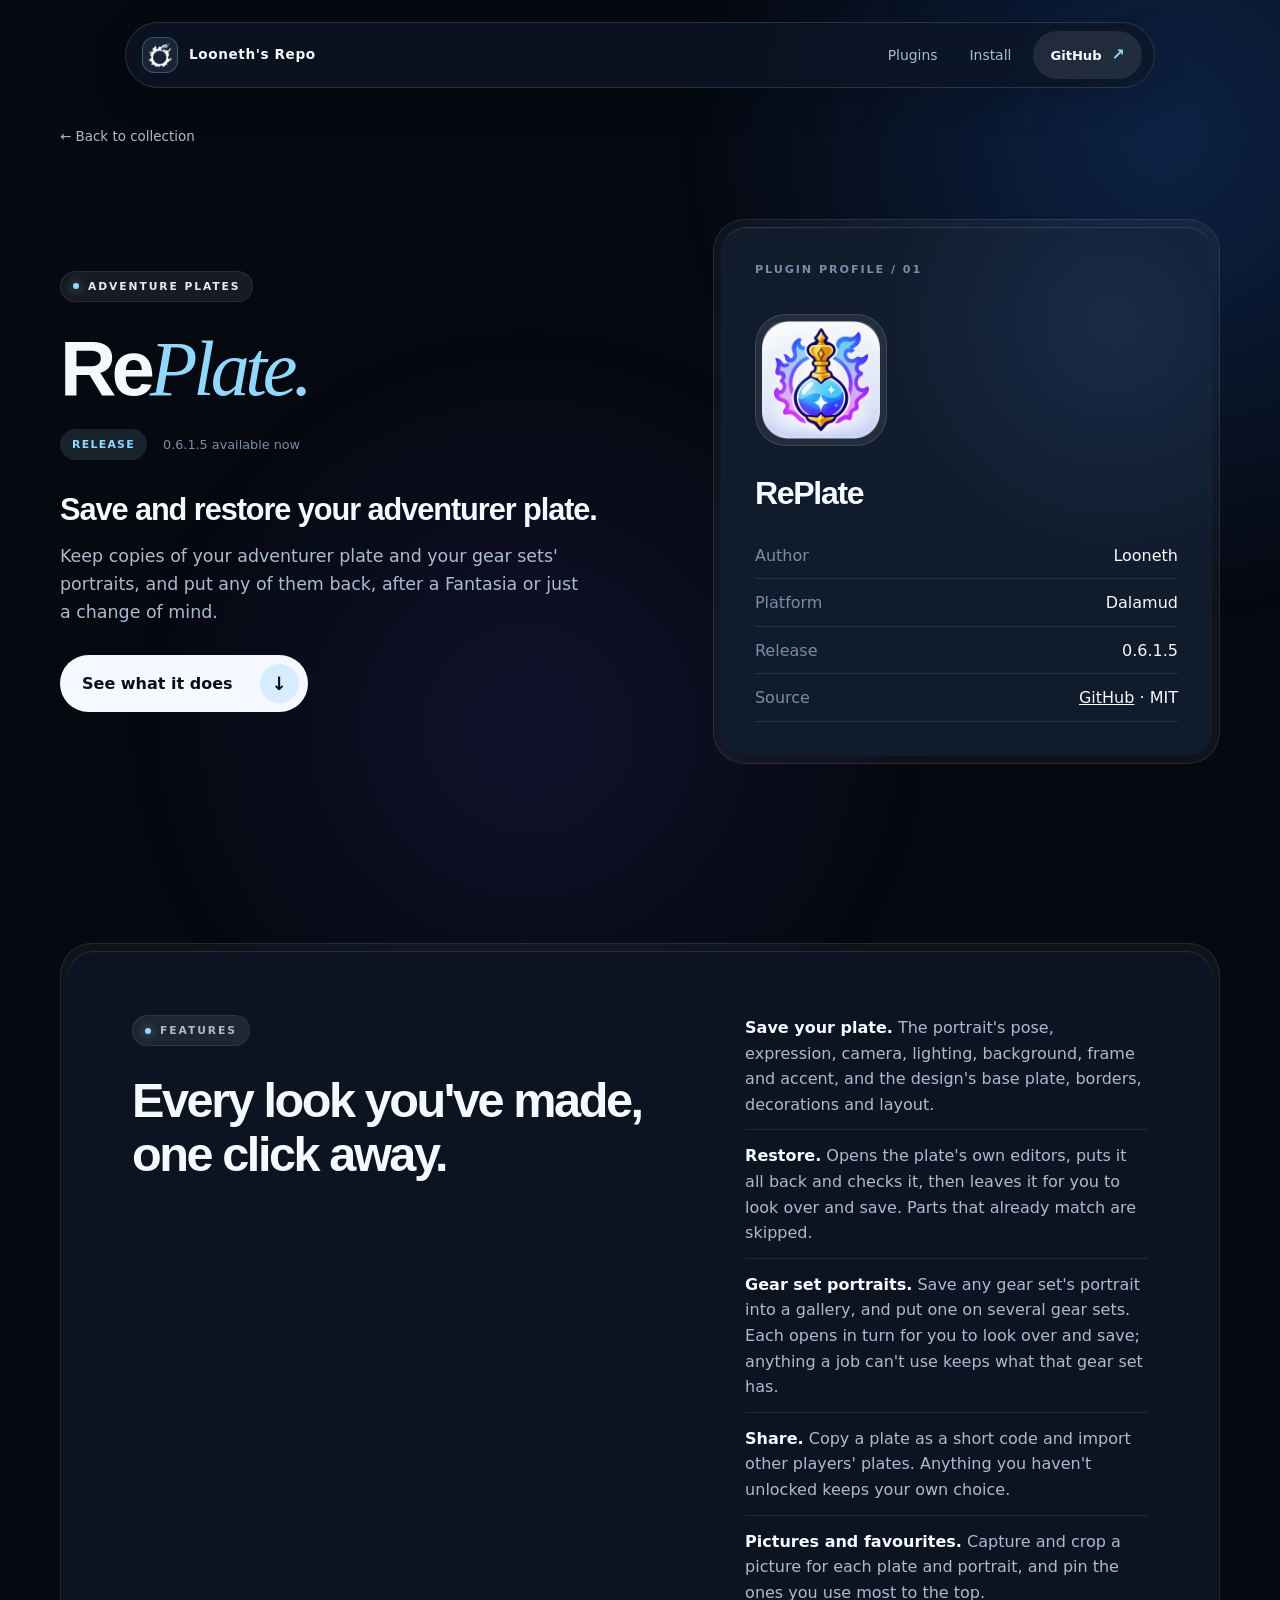
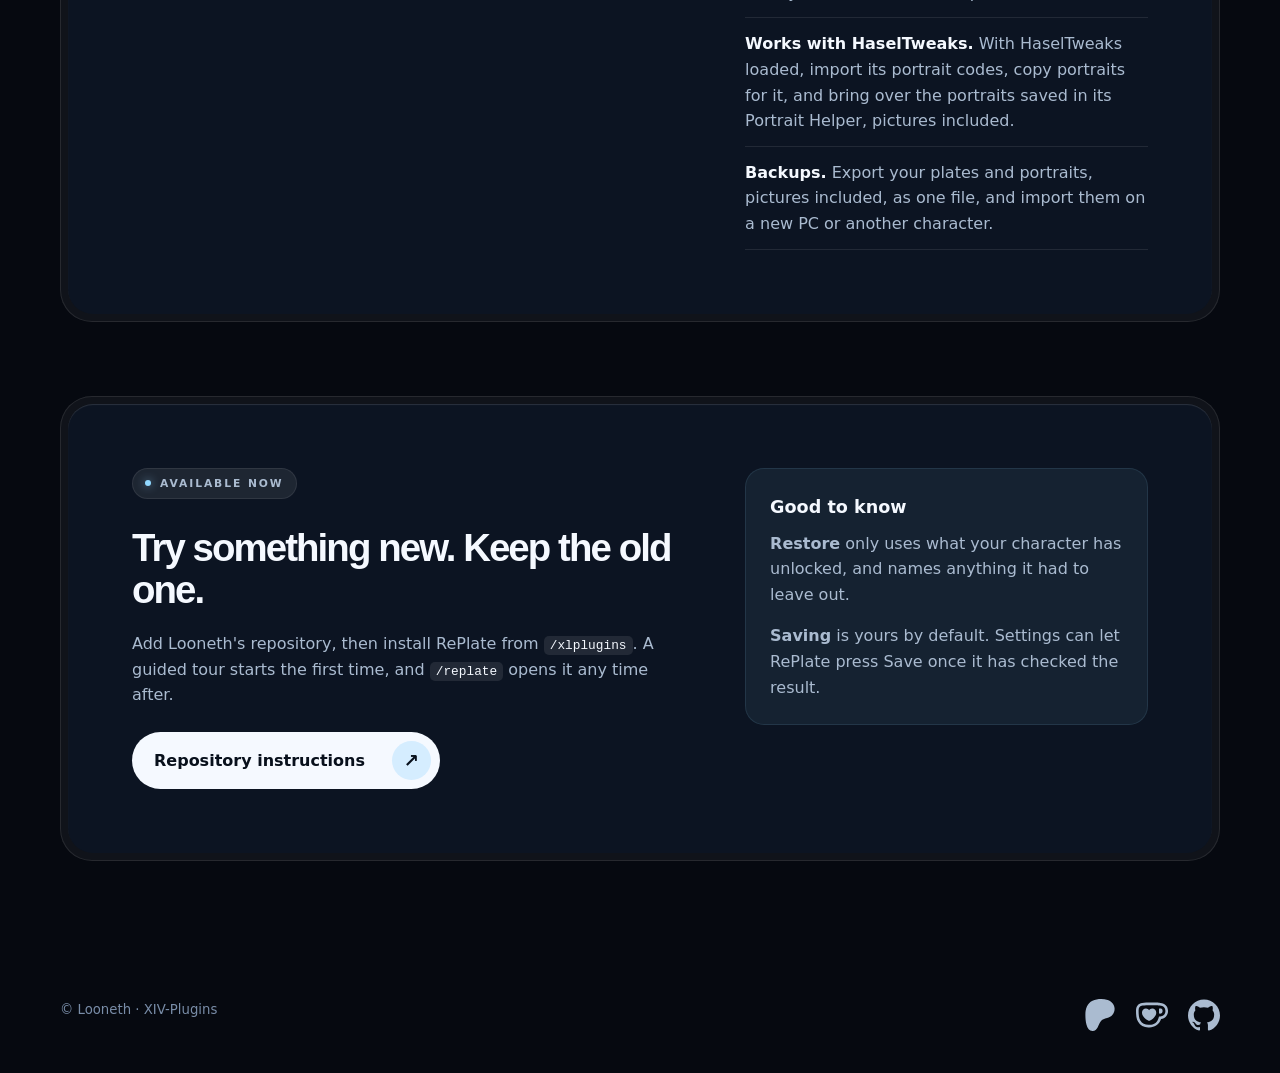
<file: docs/plugins/replate/index.html>
<!doctype html>
<html lang="en">
<head>
  <meta charset="utf-8">
  <meta name="viewport" content="width=device-width, initial-scale=1">
  <meta name="theme-color" content="#060910">
  <meta name="description" content="RePlate saves copies of your adventurer plate and your gear sets' portraits, and puts them back through the game's own editors. Version 0.6.1.5 is available from Looneth's repository.">
  <title>RePlate · XIV-Plugins</title>
  <link rel="icon" type="image/png" href="../../assets/dalamud.png">
  <link rel="stylesheet" href="../../assets/styles.css">
</head>
<body>
  <div class="ambient" aria-hidden="true"></div>
  <header class="site-nav">
    <div class="nav-inner">
      <a class="brand" href="../../" aria-label="Looneth's Repo home"><span class="brand-seal" aria-hidden="true"><img src="../../assets/dalamud.png" alt="" width="28" height="28"></span><span>Looneth's Repo</span></a>
      <nav aria-label="Primary"><a href="../../#collection">Plugins</a><a href="../../#install">Install</a></nav>
      <a class="nav-github" href="https://github.com/EY4O/XIV-Plugins">GitHub <span aria-hidden="true">↗</span></a>
    </div>
  </header>

  <main class="layout-shell">
    <a class="back-link" href="../../">← Back to collection</a>
    <section class="detail-hero" aria-labelledby="plugin-name">
      <div class="detail-copy" data-reveal>
        <p class="eyebrow"><span class="eyebrow-point" aria-hidden="true"></span> Adventure Plates</p>
        <h1 id="plugin-name">Re<em>Plate.</em></h1>
        <div class="detail-status"><span class="status">Release</span><span>0.6.1.5 available now</span></div>
        <p class="detail-tagline">Save and restore your adventurer plate.</p>
        <p class="detail-summary">Keep copies of your adventurer plate and your gear sets' portraits, and put any of them back, after a Fantasia or just a change of mind.</p>
        <a class="cta" href="#features"><span>See what it does</span><span class="cta-icon" aria-hidden="true">↓</span></a>
      </div>
      <div class="detail-shell" data-reveal>
        <div class="detail-card">
          <p class="overline">Plugin profile / 01</p>
          <div class="feature-icon-shell"><div class="feature-icon-core"><img src="../../assets/replate-icon.png" alt="RePlate icon" width="116" height="116"></div></div>
          <h2>RePlate</h2>
          <dl id="plugin-profile">
            <div><dt>Author</dt><dd>Looneth</dd></div>
            <div><dt>Platform</dt><dd>Dalamud</dd></div>
            <div><dt>Release</dt><dd>0.6.1.5</dd></div>
            <div><dt>Source</dt><dd><a href="https://github.com/EY4O/RePlate">GitHub</a> · MIT</dd></div>
          </dl>
        </div>
      </div>
    </section>

    <section class="pitch-section" id="features" aria-labelledby="features-title" data-reveal>
      <div class="content-shell">
        <div class="content-core">
          <div>
            <p class="eyebrow"><span class="eyebrow-point" aria-hidden="true"></span> Features</p>
            <h2 id="features-title">Every look you've made, one click away.</h2>
          </div>
          <ul class="pitch-list">
            <li><strong>Save your plate.</strong> The portrait's pose, expression, camera, lighting, background, frame and accent, and the design's base plate, borders, decorations and layout.</li>
            <li><strong>Restore.</strong> Opens the plate's own editors, puts it all back and checks it, then leaves it for you to look over and save. Parts that already match are skipped.</li>
            <li><strong>Gear set portraits.</strong> Save any gear set's portrait into a gallery, and put one on several gear sets. Each opens in turn for you to look over and save; anything a job can't use keeps what that gear set has.</li>
            <li><strong>Share.</strong> Copy a plate as a short code and import other players' plates. Anything you haven't unlocked keeps your own choice.</li>
            <li><strong>Pictures and favourites.</strong> Capture and crop a picture for each plate and portrait, and pin the ones you use most to the top.</li>
            <li><strong>Works with HaselTweaks.</strong> With HaselTweaks loaded, import its portrait codes, copy portraits for it, and bring over the portraits saved in its Portrait Helper, pictures included.</li>
            <li><strong>Backups.</strong> Export your plates and portraits, pictures included, as one file, and import them on a new PC or another character.</li>
          </ul>
        </div>
      </div>
    </section>

    <section class="detail-content" aria-labelledby="release-title" data-reveal>
      <div class="content-shell">
        <div class="content-core">
          <div>
            <p class="eyebrow"><span class="eyebrow-point" aria-hidden="true"></span> Available now</p>
            <h2 id="release-title" class="closing-title">Try something new. Keep the old one.</h2>
            <p>Add Looneth's repository, then install RePlate from <kbd>/xlplugins</kbd>. A guided tour starts the first time, and <kbd>/replate</kbd> opens it any time after.</p>
            <a class="cta" href="../../#install"><span>Repository instructions</span><span class="cta-icon" aria-hidden="true">↗</span></a>
          </div>
          <aside class="release-note">
            <h3>Good to know</h3>
            <p><strong>Restore</strong> only uses what your character has unlocked, and names anything it had to leave out.</p>
            <p><strong>Saving</strong> is yours by default. Settings can let RePlate press Save once it has checked the result.</p>
          </aside>
        </div>
      </div>
    </section>
  </main>

  <footer class="site-footer layout-shell">
    <span>© Looneth · XIV-Plugins</span>
    <div class="footer-social" aria-label="Community links">
      <a class="social-link" href="https://www.patreon.com/Looneth" aria-label="Support Looneth on Patreon" title="Patreon"><span class="social-icon social-patreon" aria-hidden="true"></span></a>
      <a class="social-link" href="https://ko-fi.com/looneth" aria-label="Support Looneth on Ko-fi" title="Ko-fi"><span class="social-icon social-kofi" aria-hidden="true"></span></a>
      <a class="social-link" href="https://github.com/EY4O/XIV-Plugins" aria-label="XIV-Plugins on GitHub" title="GitHub"><span class="social-icon social-github" aria-hidden="true"></span></a>
    </div>
  </footer>
  <script>
    // Downloads of the release zip, as counted by GitHub. Updates download it again, so this counts downloads, not
    // players. The row appears only once a release exists, and stays away if GitHub does not answer.
    async function showDownloads(repo) {
      try {
        const response = await fetch(`https://api.github.com/repos/${repo}/releases?per_page=100`);
        if (!response.ok) return;
        const releases = await response.json();
        if (!Array.isArray(releases) || releases.length === 0) return;
        const total = releases.flatMap(release => release.assets || [])
          .reduce((sum, asset) => sum + (asset.download_count || 0), 0);
        const row = document.createElement('div');
        row.title = 'Downloads of the plugin from GitHub, including updates';
        const term = document.createElement('dt');
        term.textContent = 'Downloads';
        const value = document.createElement('dd');
        value.textContent = total.toLocaleString('en-US');
        row.append(term, value);
        document.getElementById('plugin-profile').append(row);
      } catch { /* No count is better than a wrong one. */ }
    }
    showDownloads('EY4O/RePlate');
    if ('IntersectionObserver' in window && !matchMedia('(prefers-reduced-motion: reduce)').matches) {
      const blocks = document.querySelectorAll('[data-reveal]');
      document.documentElement.classList.add('motion');
      blocks.forEach(block => block.classList.add('awaiting-reveal'));
      const observer = new IntersectionObserver(entries => {
        entries.forEach(entry => {
          if (!entry.isIntersecting) return;
          entry.target.classList.remove('awaiting-reveal');
          entry.target.classList.add('revealed');
          observer.unobserve(entry.target);
        });
      }, { threshold: 0.08 });
      blocks.forEach(block => observer.observe(block));
    }
  </script>
</body>
</html>
</file>
<file: docs/assets/styles.css>
:root {
  color-scheme: dark;
  --bg: #060910;
  --surface: #0c1422;
  --surface-2: #101b2b;
  --text: #f5f9ff;
  --muted: #aabbd0;
  --subtle: #798da8;
  --accent: #91d8ff;
  --line: rgba(245, 249, 255, .11);
  font-family: "Geist", "Segoe UI Variable", system-ui, sans-serif;
  font-synthesis: none;
}
* { box-sizing: border-box; }
html { scroll-behavior: smooth; }
body { margin: 0; min-width: 320px; background: var(--bg); color: var(--text); line-height: 1.6; }
body > *:not(.ambient) { position: relative; z-index: 1; }
.ambient { position: fixed; inset: -12%; z-index: 0; pointer-events: none; background: radial-gradient(circle at 83% 22%, rgba(30, 95, 193, .39), transparent 31%), radial-gradient(circle at 43% 75%, rgba(71, 61, 171, .24), transparent 33%); opacity: .78; animation: drift 25s cubic-bezier(.32,.72,0,1) infinite alternate; }
@keyframes drift { from { transform: translate3d(-1%, 0, 0); } to { transform: translate3d(1.5%, -1.5%, 0); } }
a { color: inherit; }
button { font: inherit; }
img { max-width: 100%; }
::selection { background: #2265a5; color: #fff; }
.layout-shell { width: min(1160px, calc(100% - 48px)); margin-inline: auto; }

.site-nav { position: sticky !important; top: 18px; z-index: 10 !important; width: min(1030px, calc(100% - 36px)); margin: 22px auto 0; border-radius: 999px; background: rgba(13, 22, 38, .76); box-shadow: inset 0 0 0 1px rgba(255,255,255,.13), 0 10px 38px rgba(0,0,0,.16); backdrop-filter: blur(20px); -webkit-backdrop-filter: blur(20px); }
.nav-inner { min-height: 66px; display: flex; align-items: center; justify-content: space-between; gap: 22px; padding: 8px 13px 8px 17px; }
.brand { display: inline-flex; align-items: center; gap: 11px; flex: none; text-decoration: none; font-size: .85rem; font-weight: 750; letter-spacing: .045em; }
.brand-seal { width: 36px; height: 36px; display: inline-grid; place-items: center; border-radius: 12px; background: rgba(145,216,255,.1); box-shadow: inset 0 0 0 1px rgba(145,216,255,.27); }
.brand-seal img { display: block; width: 28px; height: 28px; object-fit: contain; }
.nav-inner nav { display: flex; align-items: center; gap: 32px; margin-left: auto; }
.nav-inner nav a { color: var(--muted); text-decoration: none; font-size: .87rem; }
.nav-inner nav a:hover { color: var(--text); }
.nav-github { display: inline-flex; align-items: center; gap: 10px; flex: none; padding: 11px 17px; border-radius: 999px; background: rgba(255,255,255,.09); text-decoration: none; font-size: .82rem; font-weight: 650; }
.nav-github span { color: var(--accent); font-size: 1rem; }

.hero { display: grid; grid-template-columns: minmax(0, .98fr) minmax(0, 1.02fr); align-items: center; gap: clamp(42px, 7vw, 105px); min-height: 680px; padding-top: 90px; padding-bottom: 110px; }
.hero-copy { max-width: 560px; }
.eyebrow { display: inline-flex; align-items: center; gap: 9px; width: max-content; max-width: 100%; margin: 0 0 28px; padding: 7px 13px; border-radius: 999px; background: rgba(255,255,255,.075); box-shadow: inset 0 0 0 1px rgba(255,255,255,.08); color: #dfedff; font-size: .67rem; font-weight: 650; letter-spacing: .18em; text-transform: uppercase; }
.eyebrow-point { width: 6px; height: 6px; flex: none; border-radius: 50%; background: var(--accent); box-shadow: 0 0 10px rgba(145,216,255,.66); }
h1, h2, h3, p { margin-top: 0; }
h1, h2, h3 { font-weight: 650; }
h1 { margin-bottom: 26px; font-family: "Clash Display", "Aptos Display", "Segoe UI Variable", sans-serif; font-size: clamp(3.7rem, 6.1vw, 6.5rem); line-height: .99; letter-spacing: -.064em; }
h1 em { color: var(--accent); font-family: "PP Editorial New", "Instrument Serif", Georgia, serif; font-weight: 400; letter-spacing: -.055em; }
.hero-intro { max-width: 500px; margin-bottom: 30px; color: var(--muted); font-size: 1.08rem; line-height: 1.72; }
.hero-note { margin: 20px 0 0; color: var(--subtle); font-size: .82rem; }
.cta { display: inline-flex; align-items: center; justify-content: space-between; gap: 27px; min-height: 57px; padding: 8px 9px 8px 22px; border-radius: 999px; background: var(--text); color: #08101c; text-decoration: none; font-weight: 750; transition: transform .5s cubic-bezier(.32,.72,0,1); }
.cta:active, .copy-button:active { transform: scale(.98); }
.cta-icon { display: inline-grid; place-items: center; width: 39px; height: 39px; border-radius: 50%; background: #d5edff; font-size: 1.15rem; transition: transform .5s cubic-bezier(.32,.72,0,1); }
.cta:hover .cta-icon { transform: translate(3px,-2px) scale(1.05); }

.feature-shell, .install-shell, .detail-shell, .content-shell { padding: 8px; border-radius: 32px; background: rgba(255,255,255,.045); box-shadow: inset 0 0 0 1px rgba(255,255,255,.095); }
.feature-shell { scroll-margin-top: 110px; transform: rotate(1.5deg); transition: transform .7s cubic-bezier(.32,.72,0,1); }
.feature-shell:hover { transform: rotate(0) translateY(-4px); }
.feature-card { min-height: 505px; display: flex; flex-direction: column; padding: 30px; border-radius: 25px; background: radial-gradient(circle at 76% 25%, rgba(64,126,218,.22), transparent 45%), var(--surface-2); box-shadow: inset 0 1px 1px rgba(255,255,255,.14); }
.feature-top, .feature-bottom { display: flex; align-items: center; justify-content: space-between; gap: 18px; }
.overline { margin: 0; color: var(--subtle); font-size: .7rem; font-weight: 700; letter-spacing: .17em; text-transform: uppercase; }
.status { display: inline-block; padding: 7px 12px; border-radius: 999px; background: rgba(145,216,255,.13); color: var(--accent); font-size: .68rem; font-weight: 750; letter-spacing: .12em; text-transform: uppercase; white-space: nowrap; }
.feature-icon-shell { width: 132px; height: 132px; margin-top: 48px; padding: 7px; border-radius: 31px; background: rgba(255,255,255,.08); box-shadow: inset 0 0 0 1px rgba(255,255,255,.12); }
.feature-icon-core { width: 100%; height: 100%; overflow: hidden; border-radius: 24px; box-shadow: inset 0 1px 1px rgba(255,255,255,.15); }
.feature-icon-core img { width: 100%; height: 100%; object-fit: cover; }
.feature-content { margin-top: 26px; }
.feature-content h2 { margin: 9px 0 7px; font-family: "Clash Display", "Aptos Display", "Segoe UI Variable", sans-serif; font-size: clamp(2rem, 3vw, 2.65rem); letter-spacing: -.045em; }
.feature-content p:last-child { max-width: 390px; margin-bottom: 0; color: var(--muted); font-size: .97rem; }
.feature-bottom { margin-top: auto; padding-top: 23px; color: var(--subtle); font-size: .79rem; }
.round-link { width: 44px; height: 44px; display: inline-grid; place-items: center; border-radius: 50%; background: var(--text); color: #08101c; text-decoration: none; font-size: 1.3rem; transition: transform .5s cubic-bezier(.32,.72,0,1); }
.round-link:hover { transform: translate(3px,-3px) scale(1.05); }
.collection-addition { margin-top: -35px; }
.collection-addition + .collection-addition { margin-top: 18px; }
.collection-addition .feature-shell { transform: rotate(-.5deg); }
.collection-addition .feature-shell:hover { transform: rotate(0) translateY(-4px); }
.feature-card-addition { min-height: 300px; background: radial-gradient(circle at 18% 50%, rgba(99,89,220,.22), transparent 42%), var(--surface-2); }
.feature-card-addition-main { display: flex; align-items: center; gap: 28px; }
.feature-card-addition .feature-icon-shell { flex: none; width: 112px; height: 112px; margin-top: 20px; padding: 6px; border-radius: 26px; }
.feature-card-addition .feature-icon-core { border-radius: 20px; }
.feature-card-addition .feature-content { margin-top: 20px; }
.feature-card-addition .feature-content p:last-child { max-width: 600px; }

.install-section { padding-top: 92px; padding-bottom: 136px; scroll-margin-top: 125px; }
.install-core { display: grid; grid-template-columns: minmax(0, .85fr) minmax(0, 1.15fr); gap: 72px; padding: clamp(32px, 5vw, 70px); border-radius: 25px; background: var(--surface); box-shadow: inset 0 1px 1px rgba(255,255,255,.13); }
.install-heading h2 { max-width: 390px; margin-bottom: 20px; font-family: "Clash Display", "Aptos Display", "Segoe UI Variable", sans-serif; font-size: clamp(2.4rem, 4vw, 4rem); line-height: 1.04; letter-spacing: -.055em; }
.install-heading p:last-child { max-width: 360px; color: var(--muted); }
.steps { list-style: none; margin: 0; padding: 0; }
.steps li { display: grid; grid-template-columns: 30px 1fr; gap: 15px; padding: 15px 0; box-shadow: inset 0 -1px rgba(255,255,255,.09); }
.steps li:first-child { padding-top: 0; }
.steps li span { color: var(--accent); font-family: "Geist Mono", "Cascadia Code", monospace; font-size: .78rem; }
.steps p { margin: 0; color: var(--muted); font-size: .94rem; }
.steps strong { color: var(--text); font-weight: 600; }
kbd { padding: 2px 6px; border-radius: 5px; background: rgba(255,255,255,.09); color: var(--text); font-family: "Geist Mono", "Cascadia Code", monospace; font-size: .8em; }
.feed-row { display: flex; align-items: stretch; gap: 9px; margin-top: 23px; }
.feed-row code { display: flex; align-items: center; flex: 1; min-width: 0; overflow-wrap: anywhere; padding: 13px 15px; border-radius: 14px; background: rgba(255,255,255,.045); box-shadow: inset 0 0 0 1px rgba(255,255,255,.075); color: #e5f2ff; font-family: "Geist Mono", "Cascadia Code", monospace; font-size: .78rem; }
.copy-button { display: inline-flex; align-items: center; gap: 9px; flex: none; padding: 7px 8px 7px 17px; border: 0; border-radius: 999px; background: var(--text); color: #08101c; font-size: .82rem; font-weight: 750; cursor: pointer; transition: transform .5s cubic-bezier(.32,.72,0,1); }
.copy-symbol { display: inline-grid; place-items: center; width: 31px; height: 31px; border-radius: 50%; background: #d5edff; font-size: 1rem; transition: transform .5s cubic-bezier(.32,.72,0,1); }
.copy-button:hover .copy-symbol { transform: translate(2px,-2px) scale(1.05); }
.copy-feedback { min-height: 1.5em; margin: 10px 0 0; color: var(--accent); font-size: .85rem; }
.feed-note { margin: 0; color: var(--subtle); font-size: .82rem; }
.site-footer { display: flex; justify-content: space-between; flex-wrap: wrap; gap: 12px 30px; padding-bottom: 42px; color: var(--subtle); font-size: .83rem; }
.site-footer a { color: var(--muted); text-decoration: none; }
.site-footer a:hover { color: var(--text); }
.footer-social { display: flex; align-items: center; gap: 8px; margin: -6px -6px -6px 0; }
.social-link { width: 44px; height: 44px; display: inline-grid; place-items: center; border-radius: 50%; }
.social-icon { display: block; width: 32px; height: 32px; background: var(--muted); -webkit-mask-repeat: no-repeat; mask-repeat: no-repeat; -webkit-mask-position: center; mask-position: center; -webkit-mask-size: contain; mask-size: contain; transition: background-color .3s cubic-bezier(.32,.72,0,1), transform .3s cubic-bezier(.32,.72,0,1); }
.social-patreon { -webkit-mask-image: url('patreon.svg'); mask-image: url('patreon.svg'); }
.social-kofi { -webkit-mask-image: url('kofi.svg'); mask-image: url('kofi.svg'); }
.social-github { -webkit-mask-image: url('github.svg'); mask-image: url('github.svg'); }
.social-link:hover .social-icon, .social-link:focus-visible .social-icon { background: var(--accent); transform: translateY(-2px); }
.social-link:hover .social-patreon, .social-link:focus-visible .social-patreon { background: linear-gradient(135deg, #ff424d, #ff8a4b); }
.social-link:hover .social-kofi, .social-link:focus-visible .social-kofi { background: #ff6433; }

.back-link { display: inline-block; margin-top: 38px; color: var(--muted); text-decoration: none; font-size: .84rem; }
.back-link:hover { color: var(--text); }
.detail-hero { display: grid; grid-template-columns: minmax(0, 1fr) minmax(0, .9fr); gap: clamp(45px, 7vw, 110px); align-items: center; min-height: 640px; padding-top: 70px; padding-bottom: 105px; }
.detail-copy h1 { margin-bottom: 22px; }
.detail-summary { max-width: 520px; margin-bottom: 28px; color: var(--muted); font-size: 1.09rem; }
.detail-status { display: flex; align-items: center; gap: 16px; margin-bottom: 32px; }
.detail-status span:last-child { color: var(--subtle); font-size: .8rem; }
.detail-card { min-height: 480px; display: flex; flex-direction: column; padding: 34px; border-radius: 25px; background: radial-gradient(circle at 80% 18%, rgba(64,126,218,.16), transparent 45%), var(--surface-2); box-shadow: inset 0 1px 1px rgba(255,255,255,.14); }
.detail-card .feature-icon-shell { margin-top: 35px; }
.detail-card h2 { margin: 22px 0 13px; font-family: "Clash Display", "Aptos Display", "Segoe UI Variable", sans-serif; font-size: 2rem; letter-spacing: -.04em; }
.detail-card dl { margin: auto 0 0; }
.detail-card dl div { display: flex; justify-content: space-between; gap: 15px; padding: 11px 0; box-shadow: inset 0 -1px rgba(255,255,255,.09); }
.detail-card dt { color: var(--subtle); }
.detail-card dd { margin: 0; text-align: right; }
.detail-content { padding-top: 74px; padding-bottom: 138px; }
.content-core { display: grid; grid-template-columns: minmax(0, 1.15fr) minmax(260px, .85fr); gap: 68px; padding: clamp(30px, 5vw, 70px); border-radius: 25px; background: var(--surface); box-shadow: inset 0 1px 1px rgba(255,255,255,.13); }
.content-core h2 { margin-bottom: 20px; font-family: "Clash Display", "Aptos Display", "Segoe UI Variable", sans-serif; font-size: clamp(2.2rem, 3.8vw, 3.6rem); line-height: 1.1; letter-spacing: -.05em; }
.content-core p, .content-core li { color: var(--muted); }
.content-core ul { padding-left: 22px; }
.content-core li { padding: 3px 0; }
.release-note { align-self: start; padding: 25px; border-radius: 19px; background: rgba(145,216,255,.065); box-shadow: inset 0 0 0 1px rgba(145,216,255,.11); }
.release-note h3 { margin-bottom: 10px; font-size: 1.1rem; }
.release-note p:last-child { margin-bottom: 0; }
.detail-tagline { margin-bottom: 14px; font-family: "Clash Display", "Aptos Display", "Segoe UI Variable", sans-serif; font-size: clamp(1.5rem, 2.4vw, 2rem); font-weight: 650; line-height: 1.2; letter-spacing: -.035em; }
.hook-strip { display: grid; grid-template-columns: repeat(3, minmax(0, 1fr)); gap: 14px; scroll-margin-top: 110px; }
.hook-card { padding: 26px; border-radius: 25px; background: rgba(255,255,255,.045); box-shadow: inset 0 0 0 1px rgba(255,255,255,.095); }
.hook-card h3 { margin-bottom: 8px; font-size: 1.1rem; }
.hook-card p { margin: 0; color: var(--muted); font-size: .94rem; }
.pitch-section { padding-top: 74px; }
.content-core .pitch-list { list-style: none; margin: 0; padding: 0; }
.pitch-list li { padding: 13px 0; box-shadow: inset 0 -1px rgba(255,255,255,.09); }
.pitch-list li:first-child { padding-top: 0; }
.pitch-list strong { color: var(--text); font-weight: 600; }
.content-core .closing-title { font-size: clamp(1.9rem, 3vw, 2.7rem); }
.content-core .cta { margin-top: 8px; }

html.motion [data-reveal].awaiting-reveal { opacity: 0; transform: translateY(42px); }
html.motion [data-reveal].revealed { opacity: 1; transform: translateY(0); transition: opacity .85s cubic-bezier(.32,.72,0,1), transform .85s cubic-bezier(.32,.72,0,1); }
:focus-visible { outline: 3px solid var(--accent); outline-offset: 4px; }
@media (max-width: 768px) {
  .layout-shell { width: calc(100% - 32px); }
  .site-nav { top: 12px; width: calc(100% - 24px); margin-top: 12px; }
  .nav-inner { min-height: 58px; padding: 7px 9px 7px 13px; gap: 11px; }
  .brand { gap: 7px; font-size: .72rem; }
  .brand-seal { width: 31px; height: 31px; border-radius: 10px; }
  .brand-seal img { width: 24px; height: 24px; }
  .nav-inner nav { gap: 15px; }
  .nav-inner nav a { font-size: .76rem; }
  .nav-github { display: none; }
  .hero, .detail-hero { grid-template-columns: 1fr; min-height: 0; gap: 48px; padding-top: 73px; padding-bottom: 85px; }
  .hero-copy { max-width: none; }
  h1 { max-width: 640px; font-size: clamp(3.6rem, 11vw, 5.7rem); }
  .feature-shell { transform: none; }
  .feature-shell:hover { transform: translateY(-3px); }
  .collection-addition { margin-top: -30px; }
  .collection-addition .feature-shell { transform: none; }
  .collection-addition .feature-shell:hover { transform: translateY(-3px); }
  .install-section { padding-top: 48px; padding-bottom: 100px; }
  .install-core, .content-core { grid-template-columns: 1fr; gap: 37px; padding: 34px; }
  .detail-content { padding-top: 40px; padding-bottom: 100px; }
  .hook-strip { grid-template-columns: 1fr; }
  .pitch-section { padding-top: 40px; }
}
@media (max-width: 500px) {
  .hero { padding-top: 58px; gap: 45px; }
  h1 { font-size: clamp(3.2rem, 12vw, 4.5rem); }
  .feature-card { min-height: 470px; padding: 25px; }
  .feature-icon-shell { margin-top: 40px; }
  .feature-card-addition { min-height: 0; }
  .feature-card-addition-main { flex-direction: column; align-items: flex-start; gap: 0; }
  .feature-card-addition .feature-icon-shell { margin-top: 28px; }
  .feature-card-addition .feature-content { margin-top: 21px; }
  .install-core, .content-core { padding: 27px; }
  .feed-row { flex-wrap: wrap; }
  .feed-row code, .copy-button { width: 100%; }
  .copy-button { justify-content: space-between; }
  .detail-card { min-height: 440px; padding: 27px; }
}
@media (prefers-reduced-motion: reduce) {
  html { scroll-behavior: auto; }
  .ambient { animation: none; }
  .feature-shell, .cta, .cta-icon, .round-link, .copy-button, .copy-symbol, .social-icon, html.motion [data-reveal].revealed { transition: none; }
  html.motion [data-reveal].awaiting-reveal { opacity: 1; transform: none; }
}
</file>
